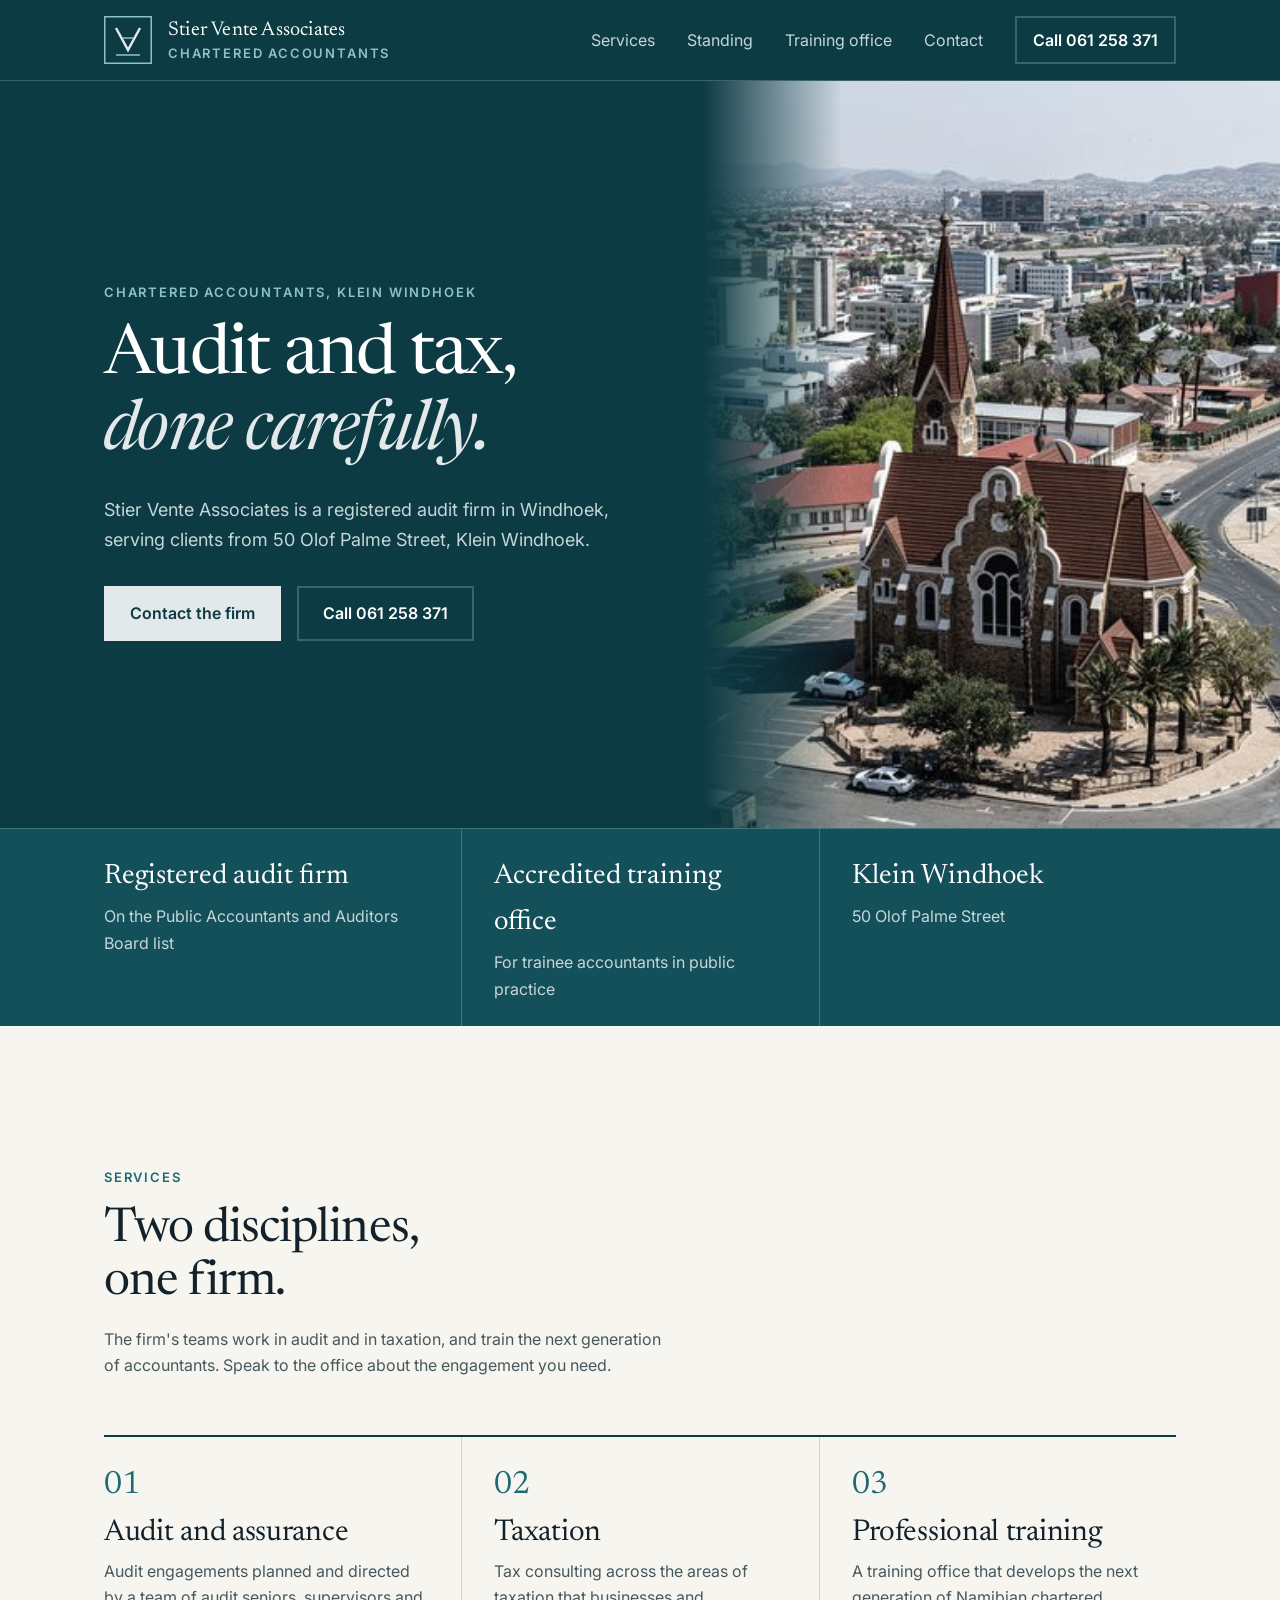
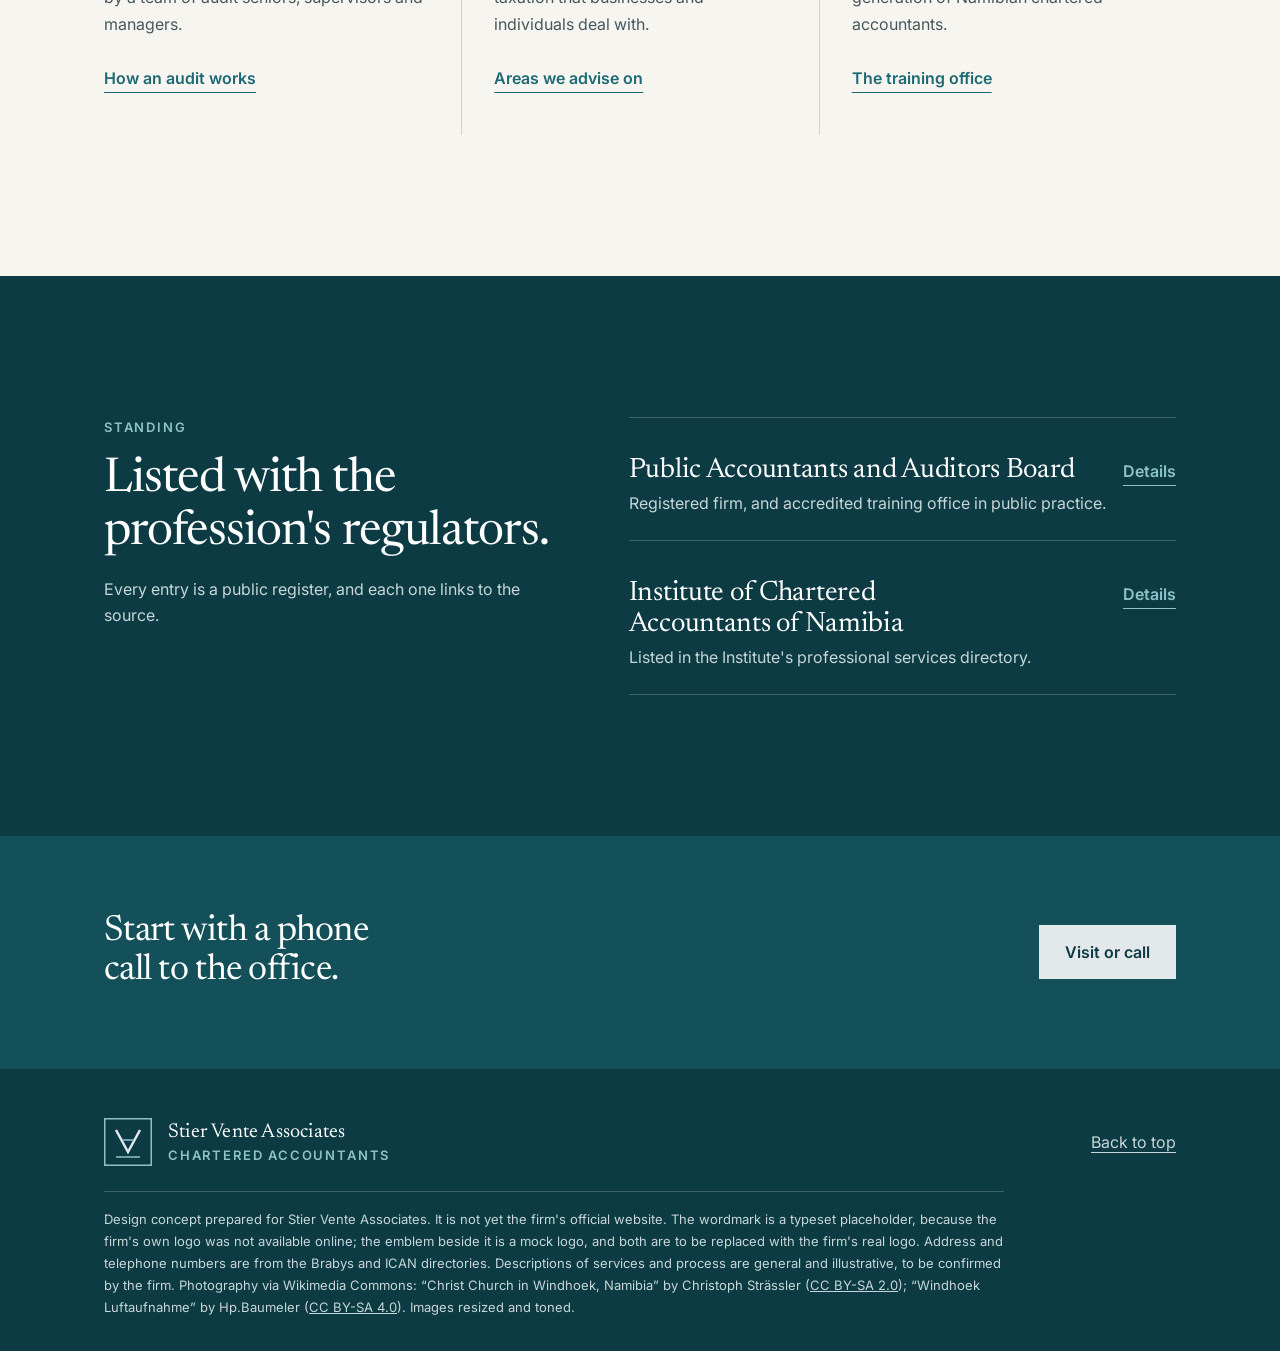
<file: index.html>
<!doctype html>
<html lang="en">
<head>
<meta charset="utf-8">
<meta name="viewport" content="width=device-width, initial-scale=1">
<meta name="robots" content="noindex, nofollow">
<title>Stier Vente Associates | Chartered Accountants, Windhoek</title>
<meta name="description" content="Stier Vente Associates Chartered Accountants: audit, tax and an accredited training office, at 50 Olof Palme Street, Klein Windhoek.">
<meta name="theme-color" content="#0d3b44">
<link rel="icon" type="image/svg+xml" href="assets/favicon.svg">
<link rel="preconnect" href="https://fonts.googleapis.com">
<link rel="preconnect" href="https://fonts.gstatic.com" crossorigin>
<link href="https://fonts.googleapis.com/css2?family=Newsreader:ital,opsz,wght@0,6..72,400;0,6..72,500;1,6..72,400&family=Inter:wght@400;500;600&display=swap" rel="stylesheet">
<link rel="stylesheet" href="assets/site.css">
</head>
<body>
<a class="skip" href="#main">Skip to content</a>

<header id="hdr">
  <div class="wrap nav">
    <a href="index.html" class="mark" aria-label="Stier Vente Associates, home">
      <img class="logo" src="assets/logo.svg" width="48" height="48" alt="">
      <span class="nm">Stier Vente Associates<small>Chartered Accountants</small></span>
    </a>
    <nav class="links" id="links" aria-label="Main">
      <a href="services.html">Services</a><a href="standing.html">Standing</a><a href="training.html">Training office</a><a href="contact.html">Contact</a>
      <a href="tel:+26461258371" class="btn">Call 061 258 371</a>
    </nav>
    <button id="burger" aria-label="Menu" aria-expanded="false" aria-controls="links"><i></i><i></i></button>
  </div>
</header>

<main id="main">

<section class="hero dark" id="top">
  <div class="copy">
    <p class="eyebrow">Chartered Accountants, Klein Windhoek</p>
    <h1>Audit and tax, <em>done carefully.</em></h1>
    <p class="lead">Stier Vente Associates is a registered audit firm in Windhoek, serving clients from 50 Olof Palme Street, Klein Windhoek.</p>
    <div class="cta">
      <a href="contact.html" class="btn fill">Contact the firm</a>
      <a href="tel:+26461258371" class="btn ghost">Call 061 258 371</a>
    </div>
  </div>
  <div class="pic"><img src="assets/hero.jpg" srcset="assets/hero-800.jpg 800w, assets/hero-1400.jpg 1400w, assets/hero-2000.jpg 2000w" sizes="(max-width: 900px) 100vw, 45vw" width="2200" height="1238" fetchpriority="high" alt="Aerial view of the Christuskirche and central Windhoek"></div>
</section>

<section class="facts" aria-label="At a glance">
  <div class="wrap">
    <ul>
      <li><b>Registered audit firm</b>On the Public Accountants and Auditors Board list</li>
      <li><b>Accredited training office</b>For trainee accountants in public practice</li>
      <li><b>Klein Windhoek</b>50 Olof Palme Street</li>
    </ul>
  </div>
</section>

<section class="services">
  <div class="wrap">
    <p class="eyebrow">Services</p>
    <h2>Two disciplines, one firm.</h2>
    <p class="sub">The firm's teams work in audit and in taxation, and train the next generation of accountants. Speak to the office about the engagement you need.</p>
    <div class="svc">
      <article><span class="n">01</span><h3><a href="services.html#audit">Audit and assurance</a></h3><p>Audit engagements planned and directed by a team of audit seniors, supervisors and managers.</p><a class="more" href="services.html#audit">How an audit works</a></article>
      <article><span class="n">02</span><h3><a href="services.html#tax">Taxation</a></h3><p>Tax consulting across the areas of taxation that businesses and individuals deal with.</p><a class="more" href="services.html#tax">Areas we advise on</a></article>
      <article><span class="n">03</span><h3><a href="training.html">Professional training</a></h3><p>A training office that develops the next generation of Namibian chartered accountants.</p><a class="more" href="training.html">The training office</a></article>
    </div>
  </div>
</section>

<section class="reg dark">
  <div class="wrap grid">
    <div>
      <p class="eyebrow">Standing</p>
      <h2>Listed with the profession's regulators.</h2>
      <p class="lede">Every entry is a public register, and each one links to the source.</p>
    </div>
    <ul>
      <li><div><h3>Public Accountants and Auditors Board</h3><p>Registered firm, and accredited training office in public practice.</p></div><a href="standing.html">Details</a></li>
      <li><div><h3>Institute of Chartered Accountants of Namibia</h3><p>Listed in the Institute's professional services directory.</p></div><a href="standing.html">Details</a></li>
    </ul>
  </div>
</section>

<section class="band dark">
  <div class="wrap">
    <h2>Start with a phone call to the office.</h2>
    <a href="contact.html" class="btn fill">Visit or call</a>
  </div>
</section>

</main>

<footer>
  <div class="wrap">
    <div class="fb">
      <span class="mark"><img class="logo" src="assets/logo.svg" width="48" height="48" alt=""><span class="nm">Stier Vente Associates<small>Chartered Accountants</small></span></span>
      <a class="top" href="#top">Back to top</a>
    </div>
    <p class="credits">Design concept prepared for Stier Vente Associates. It is not yet the firm's official website. The wordmark is a typeset placeholder, because the firm's own logo was not available online; the emblem beside it is a mock logo, and both are to be replaced with the firm's real logo. Address and telephone numbers are from the Brabys and ICAN directories. Descriptions of services and process are general and illustrative, to be confirmed by the firm. Photography via Wikimedia Commons: &ldquo;Christ Church in Windhoek, Namibia&rdquo; by Christoph Str&auml;ssler (<a href="https://creativecommons.org/licenses/by-sa/2.0/" rel="noopener">CC BY-SA 2.0</a>); &ldquo;Windhoek Luftaufnahme&rdquo; by Hp.Baumeler (<a href="https://creativecommons.org/licenses/by-sa/4.0/" rel="noopener">CC BY-SA 4.0</a>). Images resized and toned.</p>
  </div>
</footer>
<script src="assets/site.js"></script>
</body>
</html>
</file>
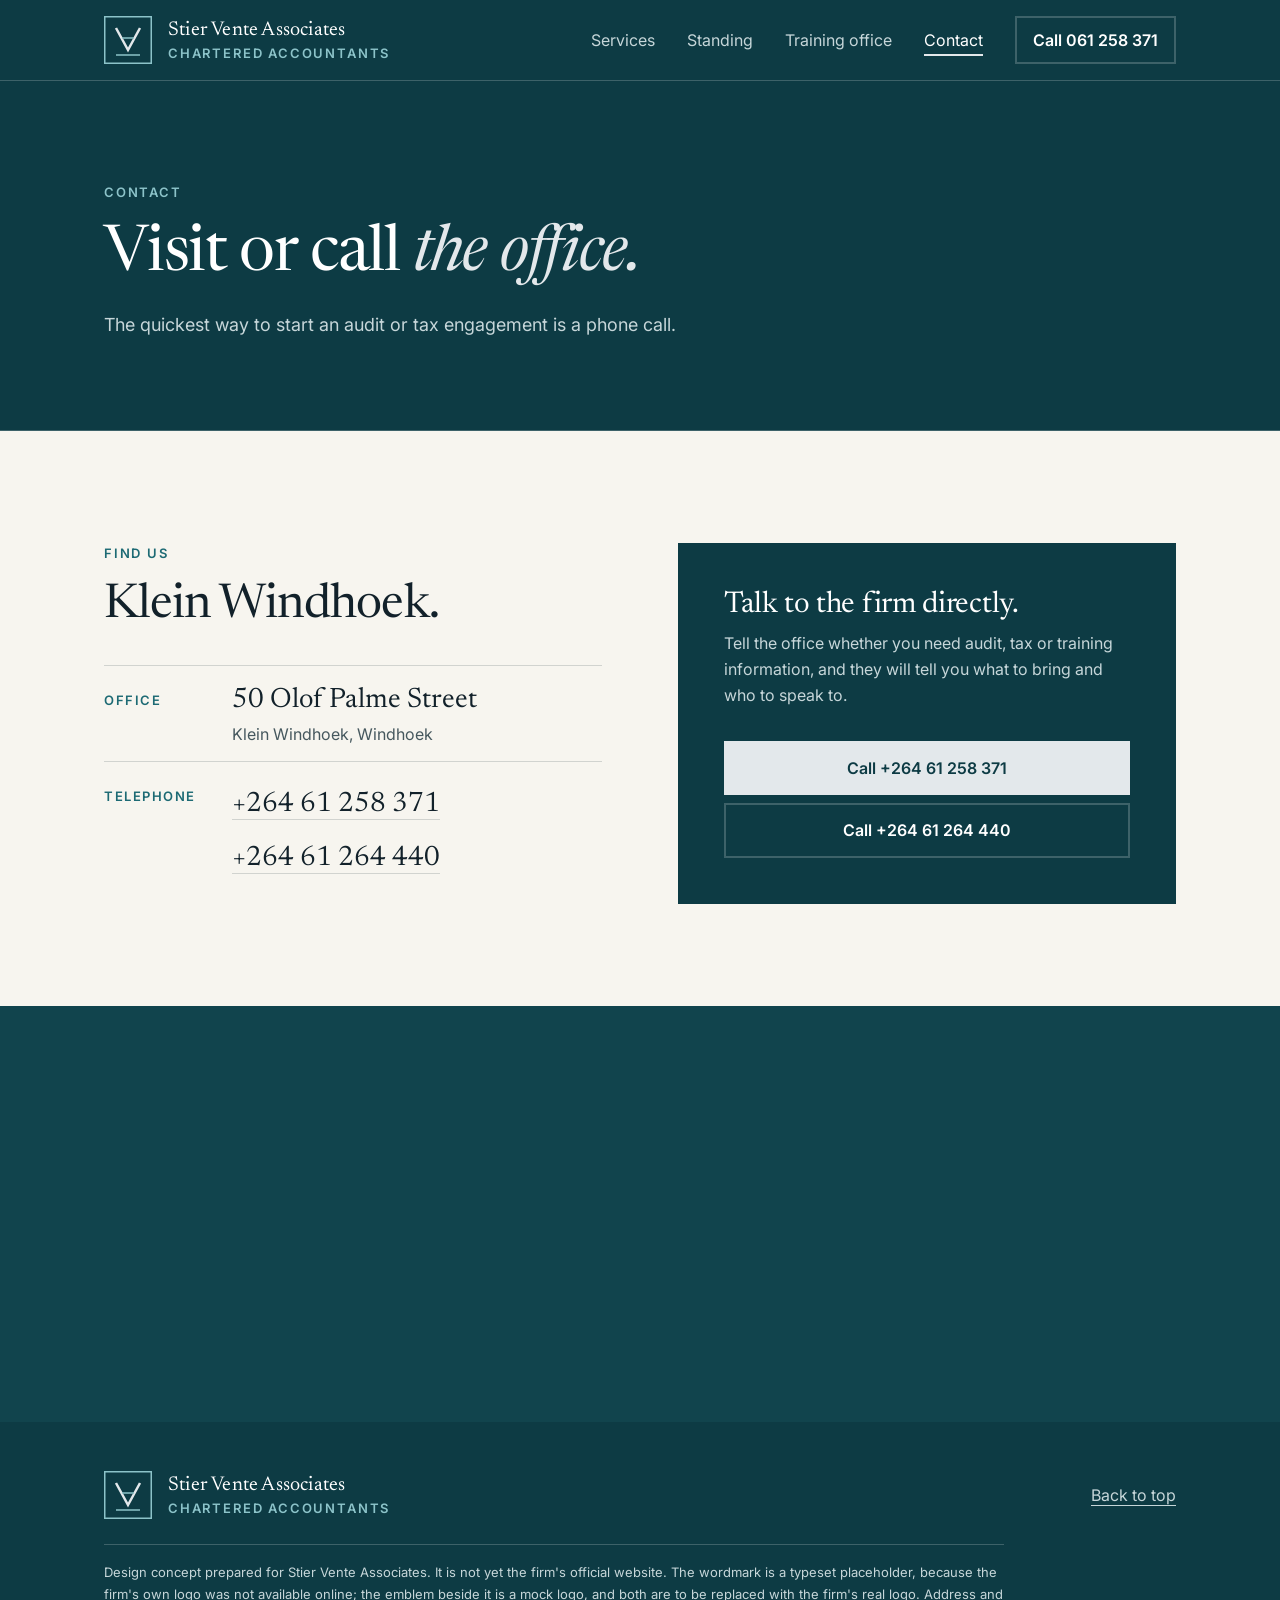
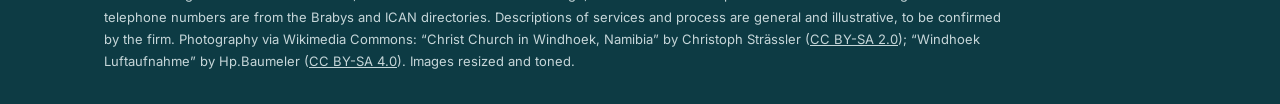
<file: contact.html>
<!doctype html>
<html lang="en">
<head>
<meta charset="utf-8">
<meta name="viewport" content="width=device-width, initial-scale=1">
<meta name="robots" content="noindex, nofollow">
<title>Contact | Stier Vente Associates</title>
<meta name="description" content="Visit or call Stier Vente Associates at 50 Olof Palme Street, Klein Windhoek. Telephone +264 61 258 371.">
<meta name="theme-color" content="#0d3b44">
<link rel="icon" type="image/svg+xml" href="assets/favicon.svg">
<link rel="preconnect" href="https://fonts.googleapis.com">
<link rel="preconnect" href="https://fonts.gstatic.com" crossorigin>
<link href="https://fonts.googleapis.com/css2?family=Newsreader:ital,opsz,wght@0,6..72,400;0,6..72,500;1,6..72,400&family=Inter:wght@400;500;600&display=swap" rel="stylesheet">
<link rel="stylesheet" href="assets/site.css">
</head>
<body>
<a class="skip" href="#main">Skip to content</a>

<header id="hdr">
  <div class="wrap nav">
    <a href="index.html" class="mark" aria-label="Stier Vente Associates, home">
      <img class="logo" src="assets/logo.svg" width="48" height="48" alt="">
      <span class="nm">Stier Vente Associates<small>Chartered Accountants</small></span>
    </a>
    <nav class="links" id="links" aria-label="Main">
      <a href="services.html">Services</a><a href="standing.html">Standing</a><a href="training.html">Training office</a><a href="contact.html" aria-current="page">Contact</a>
      <a href="tel:+26461258371" class="btn">Call 061 258 371</a>
    </nav>
    <button id="burger" aria-label="Menu" aria-expanded="false" aria-controls="links"><i></i><i></i></button>
  </div>
</header>

<main id="main">
<section class="phead dark" id="top">
  <div class="wrap">
    <p class="eyebrow">Contact</p>
    <h1>Visit or call <em>the office.</em></h1>
    <p class="lead">The quickest way to start an audit or tax engagement is a phone call.</p>
  </div>
</section>

<section class="contact" id="contact" style="padding-top:clamp(64px,9vw,112px)">
  <div class="wrap grid">
    <div>
      <p class="eyebrow">Find us</p>
      <h2>Klein Windhoek.</h2>
      <dl class="dl">
        <div><dt>Office</dt><dd>50 Olof Palme Street<small>Klein Windhoek, Windhoek</small></dd></div>
        <div><dt>Telephone</dt><dd><a href="tel:+26461258371">+264 61 258 371</a><br><a href="tel:+26461264440">+264 61 264 440</a></dd></div>
      </dl>
    </div>
    <div class="callbox">
      <h3>Talk to the firm directly.</h3>
      <p>Tell the office whether you need audit, tax or training information, and they will tell you what to bring and who to speak to.</p>
      <a class="btn fill" href="tel:+26461258371">Call +264 61 258 371</a>
      <a class="btn ghost" href="tel:+26461264440">Call +264 61 264 440</a>
    </div>
  </div>
  <div class="map"><iframe title="Map showing 50 Olof Palme Street, Klein Windhoek" width="1200" height="416" loading="lazy" referrerpolicy="no-referrer-when-downgrade" src="https://www.google.com/maps?q=50+Olof+Palme+Street,+Klein+Windhoek,+Namibia&z=16&output=embed"></iframe></div>
</section>

</main>

<footer>
  <div class="wrap">
    <div class="fb">
      <span class="mark"><img class="logo" src="assets/logo.svg" width="48" height="48" alt=""><span class="nm">Stier Vente Associates<small>Chartered Accountants</small></span></span>
      <a class="top" href="#top">Back to top</a>
    </div>
    <p class="credits">Design concept prepared for Stier Vente Associates. It is not yet the firm's official website. The wordmark is a typeset placeholder, because the firm's own logo was not available online; the emblem beside it is a mock logo, and both are to be replaced with the firm's real logo. Address and telephone numbers are from the Brabys and ICAN directories. Descriptions of services and process are general and illustrative, to be confirmed by the firm. Photography via Wikimedia Commons: &ldquo;Christ Church in Windhoek, Namibia&rdquo; by Christoph Str&auml;ssler (<a href="https://creativecommons.org/licenses/by-sa/2.0/" rel="noopener">CC BY-SA 2.0</a>); &ldquo;Windhoek Luftaufnahme&rdquo; by Hp.Baumeler (<a href="https://creativecommons.org/licenses/by-sa/4.0/" rel="noopener">CC BY-SA 4.0</a>). Images resized and toned.</p>
  </div>
</footer>
<script src="assets/site.js"></script>
</body>
</html>
</file>
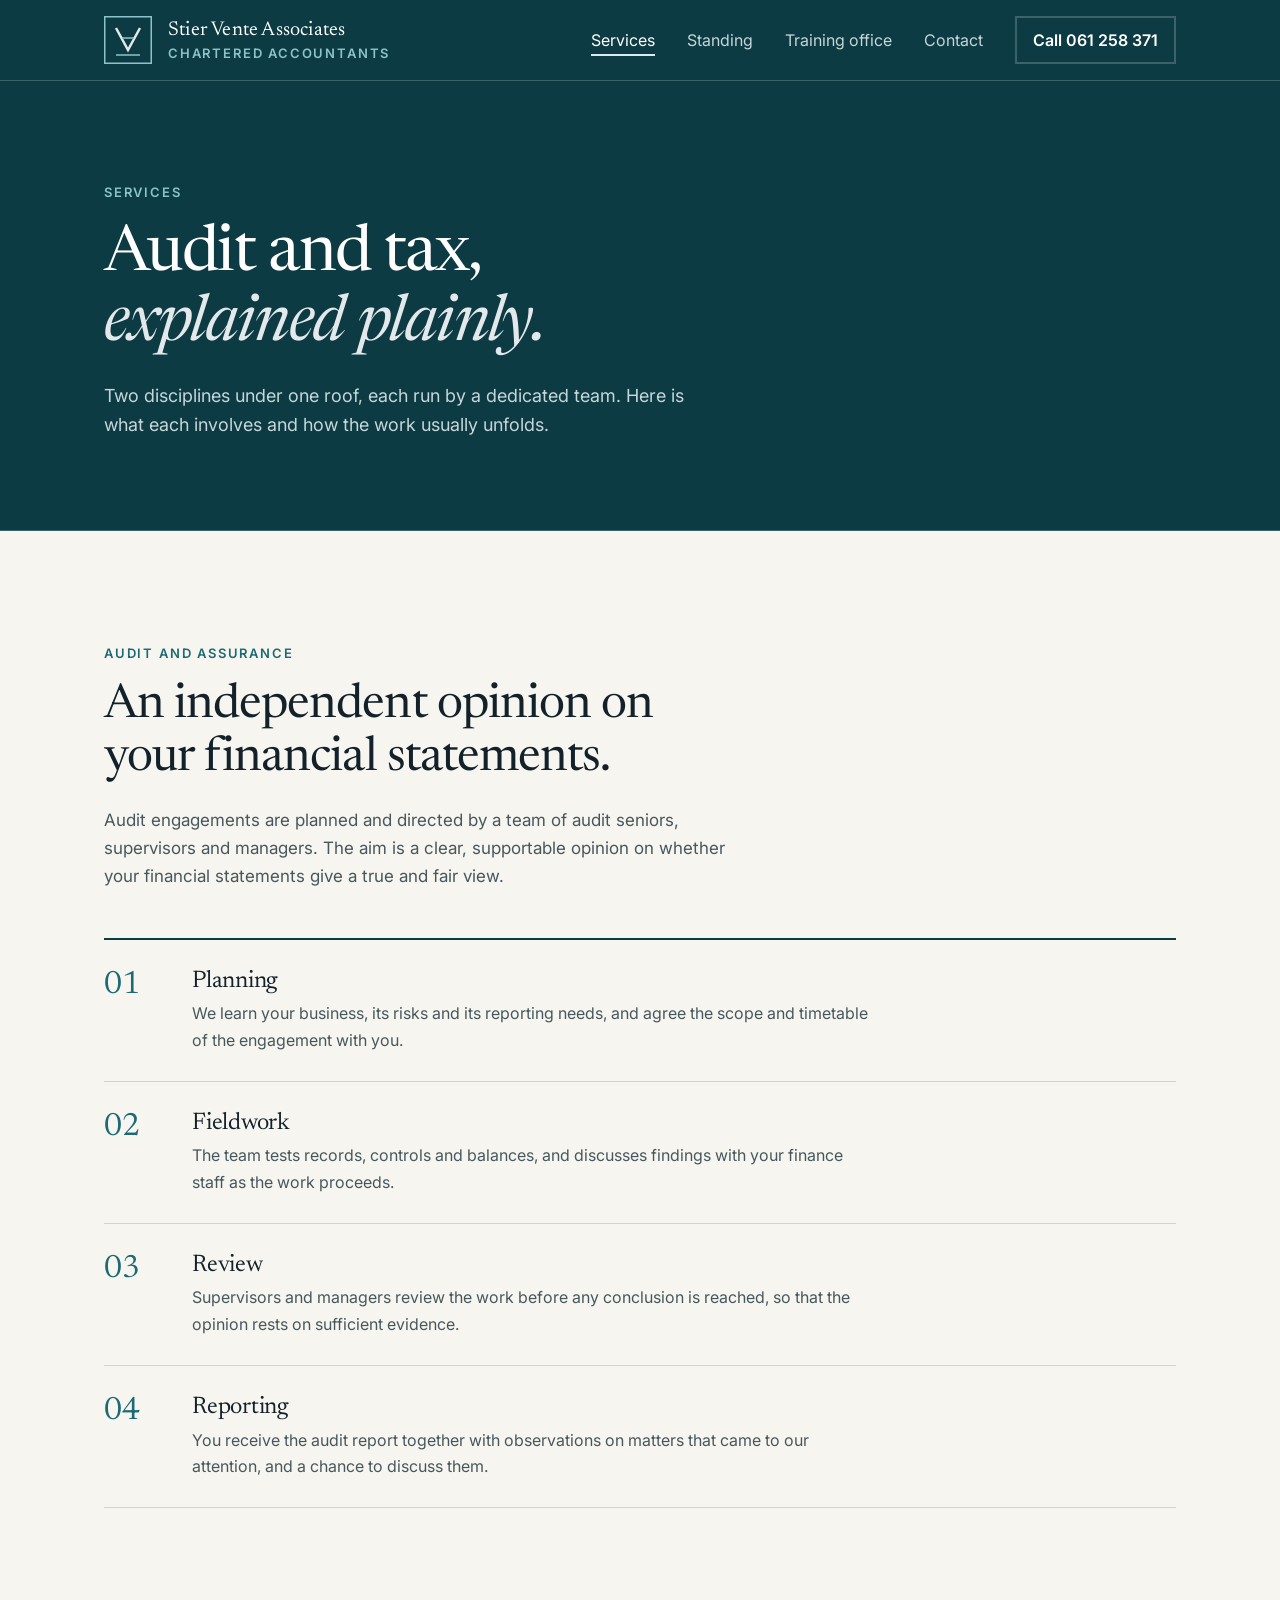
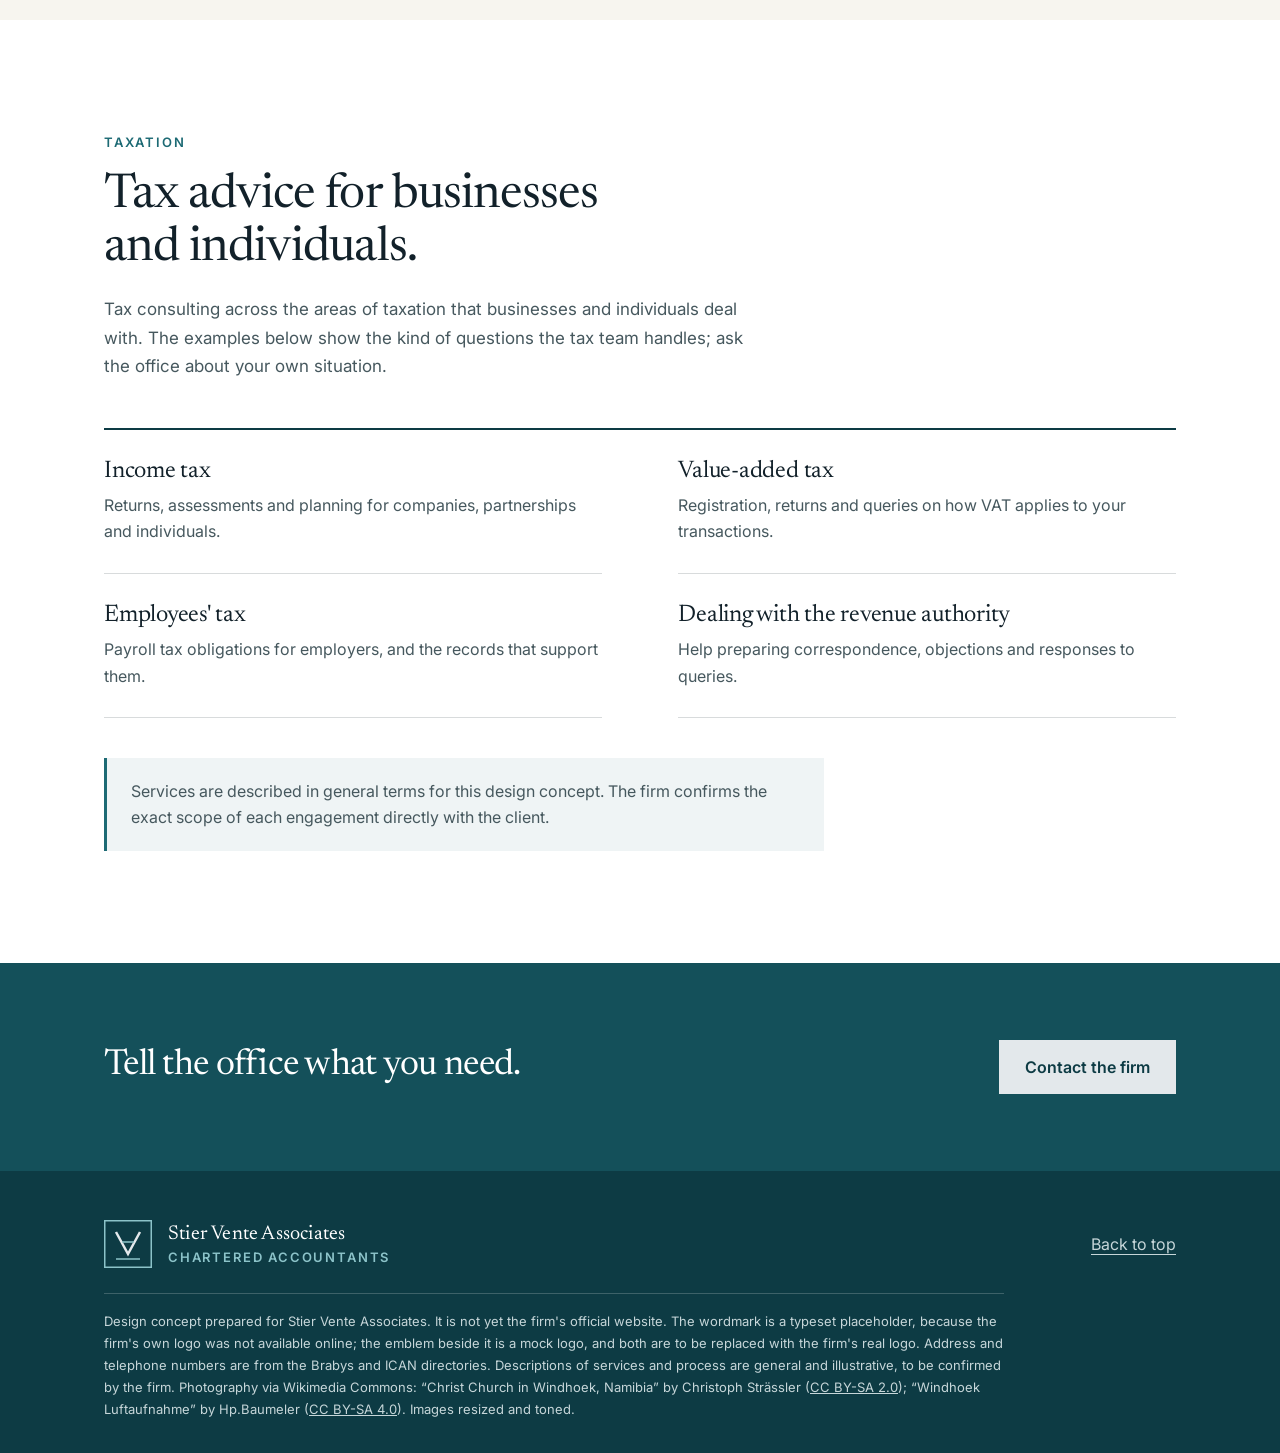
<file: services.html>
<!doctype html>
<html lang="en">
<head>
<meta charset="utf-8">
<meta name="viewport" content="width=device-width, initial-scale=1">
<meta name="robots" content="noindex, nofollow">
<title>Services | Stier Vente Associates</title>
<meta name="description" content="Audit, assurance and taxation services from Stier Vente Associates, Chartered Accountants, Klein Windhoek.">
<meta name="theme-color" content="#0d3b44">
<link rel="icon" type="image/svg+xml" href="assets/favicon.svg">
<link rel="preconnect" href="https://fonts.googleapis.com">
<link rel="preconnect" href="https://fonts.gstatic.com" crossorigin>
<link href="https://fonts.googleapis.com/css2?family=Newsreader:ital,opsz,wght@0,6..72,400;0,6..72,500;1,6..72,400&family=Inter:wght@400;500;600&display=swap" rel="stylesheet">
<link rel="stylesheet" href="assets/site.css">
</head>
<body>
<a class="skip" href="#main">Skip to content</a>

<header id="hdr">
  <div class="wrap nav">
    <a href="index.html" class="mark" aria-label="Stier Vente Associates, home">
      <img class="logo" src="assets/logo.svg" width="48" height="48" alt="">
      <span class="nm">Stier Vente Associates<small>Chartered Accountants</small></span>
    </a>
    <nav class="links" id="links" aria-label="Main">
      <a href="services.html" aria-current="page">Services</a><a href="standing.html">Standing</a><a href="training.html">Training office</a><a href="contact.html">Contact</a>
      <a href="tel:+26461258371" class="btn">Call 061 258 371</a>
    </nav>
    <button id="burger" aria-label="Menu" aria-expanded="false" aria-controls="links"><i></i><i></i></button>
  </div>
</header>

<main id="main">
<section class="phead dark" id="top">
  <div class="wrap">
    <p class="eyebrow">Services</p>
    <h1>Audit and tax, <em>explained plainly.</em></h1>
    <p class="lead">Two disciplines under one roof, each run by a dedicated team. Here is what each involves and how the work usually unfolds.</p>
  </div>
</section>

<section class="sec" id="audit">
  <div class="wrap">
    <p class="eyebrow">Audit and assurance</p>
    <h2>An independent opinion on your financial statements.</h2>
    <p class="intro">Audit engagements are planned and directed by a team of audit seniors, supervisors and managers. The aim is a clear, supportable opinion on whether your financial statements give a true and fair view.</p>
    <ol class="steps">
      <li><div><h3>Planning</h3><p>We learn your business, its risks and its reporting needs, and agree the scope and timetable of the engagement with you.</p></div></li>
      <li><div><h3>Fieldwork</h3><p>The team tests records, controls and balances, and discusses findings with your finance staff as the work proceeds.</p></div></li>
      <li><div><h3>Review</h3><p>Supervisors and managers review the work before any conclusion is reached, so that the opinion rests on sufficient evidence.</p></div></li>
      <li><div><h3>Reporting</h3><p>You receive the audit report together with observations on matters that came to our attention, and a chance to discuss them.</p></div></li>
    </ol>
  </div>
</section>

<section class="sec alt" id="tax">
  <div class="wrap">
    <p class="eyebrow">Taxation</p>
    <h2>Tax advice for businesses and individuals.</h2>
    <p class="intro">Tax consulting across the areas of taxation that businesses and individuals deal with. The examples below show the kind of questions the tax team handles; ask the office about your own situation.</p>
    <div class="cols">
      <article><h3>Income tax</h3><p>Returns, assessments and planning for companies, partnerships and individuals.</p></article>
      <article><h3>Value-added tax</h3><p>Registration, returns and queries on how VAT applies to your transactions.</p></article>
      <article><h3>Employees' tax</h3><p>Payroll tax obligations for employers, and the records that support them.</p></article>
      <article><h3>Dealing with the revenue authority</h3><p>Help preparing correspondence, objections and responses to queries.</p></article>
    </div>
    <p class="note">Services are described in general terms for this design concept. The firm confirms the exact scope of each engagement directly with the client.</p>
  </div>
</section>

<section class="band dark">
  <div class="wrap">
    <h2>Tell the office what you need.</h2>
    <a href="contact.html" class="btn fill">Contact the firm</a>
  </div>
</section>

</main>

<footer>
  <div class="wrap">
    <div class="fb">
      <span class="mark"><img class="logo" src="assets/logo.svg" width="48" height="48" alt=""><span class="nm">Stier Vente Associates<small>Chartered Accountants</small></span></span>
      <a class="top" href="#top">Back to top</a>
    </div>
    <p class="credits">Design concept prepared for Stier Vente Associates. It is not yet the firm's official website. The wordmark is a typeset placeholder, because the firm's own logo was not available online; the emblem beside it is a mock logo, and both are to be replaced with the firm's real logo. Address and telephone numbers are from the Brabys and ICAN directories. Descriptions of services and process are general and illustrative, to be confirmed by the firm. Photography via Wikimedia Commons: &ldquo;Christ Church in Windhoek, Namibia&rdquo; by Christoph Str&auml;ssler (<a href="https://creativecommons.org/licenses/by-sa/2.0/" rel="noopener">CC BY-SA 2.0</a>); &ldquo;Windhoek Luftaufnahme&rdquo; by Hp.Baumeler (<a href="https://creativecommons.org/licenses/by-sa/4.0/" rel="noopener">CC BY-SA 4.0</a>). Images resized and toned.</p>
  </div>
</footer>
<script src="assets/site.js"></script>
</body>
</html>
</file>
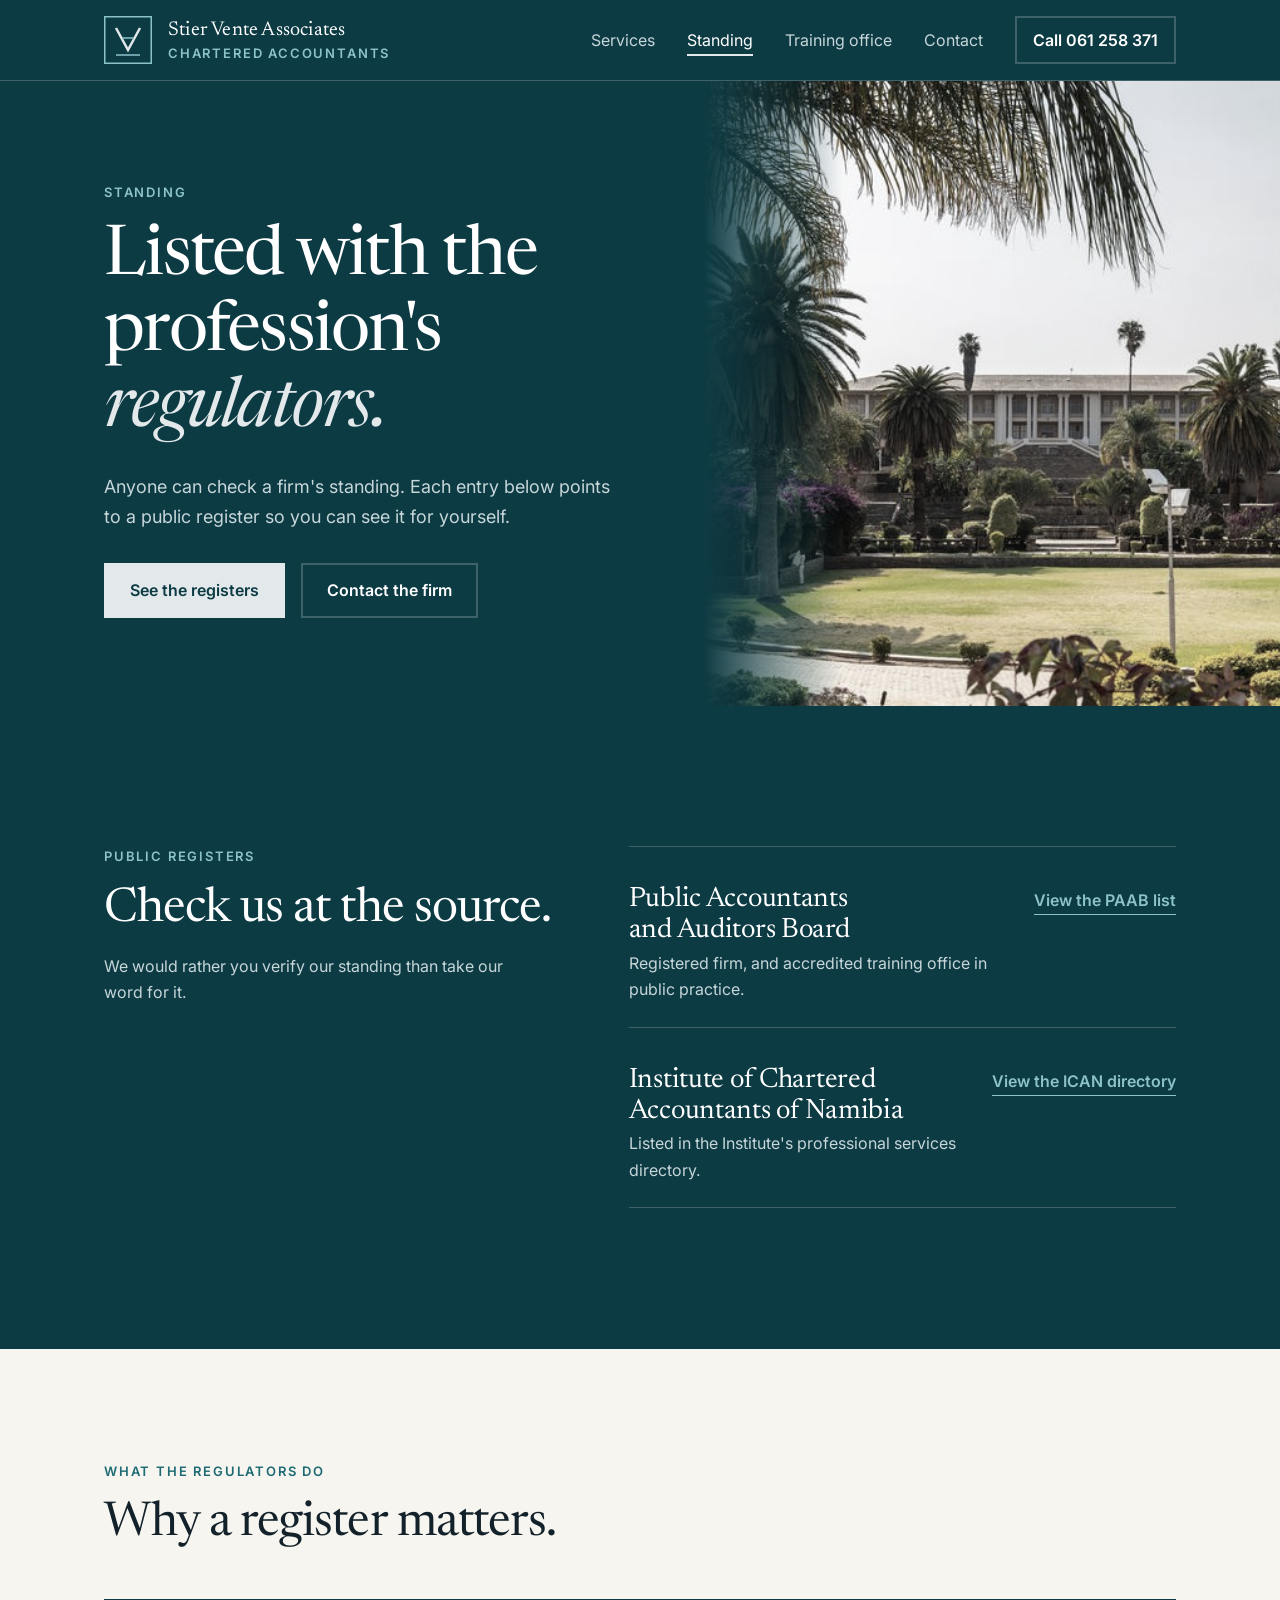
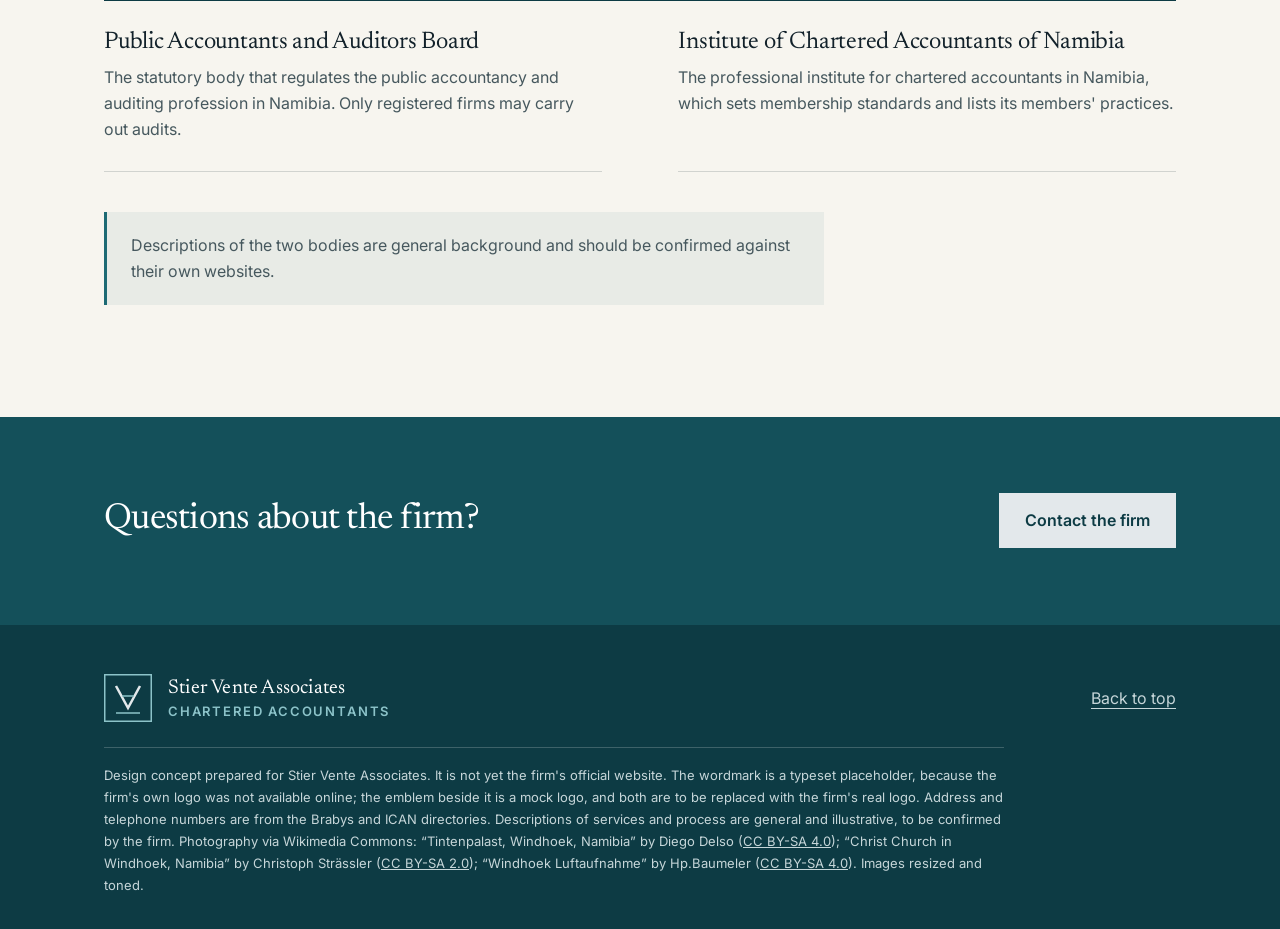
<file: standing.html>
<!doctype html>
<html lang="en">
<head>
<meta charset="utf-8">
<meta name="viewport" content="width=device-width, initial-scale=1">
<meta name="robots" content="noindex, nofollow">
<title>Standing | Stier Vente Associates</title>
<meta name="description" content="Stier Vente Associates is listed with the Public Accountants and Auditors Board and the Institute of Chartered Accountants of Namibia.">
<meta name="theme-color" content="#0d3b44">
<link rel="icon" type="image/svg+xml" href="assets/favicon.svg">
<link rel="preconnect" href="https://fonts.googleapis.com">
<link rel="preconnect" href="https://fonts.gstatic.com" crossorigin>
<link href="https://fonts.googleapis.com/css2?family=Newsreader:ital,opsz,wght@0,6..72,400;0,6..72,500;1,6..72,400&family=Inter:wght@400;500;600&display=swap" rel="stylesheet">
<link rel="stylesheet" href="assets/site.css">
</head>
<body>
<a class="skip" href="#main">Skip to content</a>

<header id="hdr">
  <div class="wrap nav">
    <a href="index.html" class="mark" aria-label="Stier Vente Associates, home">
      <img class="logo" src="assets/logo.svg" width="48" height="48" alt="">
      <span class="nm">Stier Vente Associates<small>Chartered Accountants</small></span>
    </a>
    <nav class="links" id="links" aria-label="Main">
      <a href="services.html">Services</a><a href="standing.html" aria-current="page">Standing</a><a href="training.html">Training office</a><a href="contact.html">Contact</a>
      <a href="tel:+26461258371" class="btn">Call 061 258 371</a>
    </nav>
    <button id="burger" aria-label="Menu" aria-expanded="false" aria-controls="links"><i></i><i></i></button>
  </div>
</header>

<main id="main">
<section class="hero short dark" id="top">
  <div class="copy">
    <p class="eyebrow">Standing</p>
    <h1>Listed with the profession's <em>regulators.</em></h1>
    <p class="lead">Anyone can check a firm's standing. Each entry below points to a public register so you can see it for yourself.</p>
    <div class="cta">
      <a href="#registers" class="btn fill">See the registers</a>
      <a href="contact.html" class="btn ghost">Contact the firm</a>
    </div>
  </div>
  <div class="pic"><img src="assets/tintenpalast-1400.jpg" srcset="assets/tintenpalast-800.jpg 800w, assets/tintenpalast-1400.jpg 1400w, assets/tintenpalast-2000.jpg 2000w" sizes="(max-width: 900px) 100vw, 45vw" width="2000" height="1248" fetchpriority="high" alt="The Tintenpalast, Namibia's parliament building, seen across its gardens in Windhoek"></div>
</section>

<section class="reg dark" id="registers">
  <div class="wrap grid">
    <div>
      <p class="eyebrow">Public registers</p>
      <h2>Check us at the source.</h2>
      <p class="lede">We would rather you verify our standing than take our word for it.</p>
    </div>
    <ul>
      <li><div><h3>Public Accountants and Auditors Board</h3><p>Registered firm, and accredited training office in public practice.</p></div><a href="https://paab.com.na/page/training-offices" rel="noopener">View the PAAB list</a></li>
      <li><div><h3>Institute of Chartered Accountants of Namibia</h3><p>Listed in the Institute's professional services directory.</p></div><a href="https://ican.com.na/professional-services/" rel="noopener">View the ICAN directory</a></li>
    </ul>
  </div>
</section>

<section class="sec">
  <div class="wrap">
    <p class="eyebrow">What the regulators do</p>
    <h2>Why a register matters.</h2>
    <div class="cols">
      <article><h3>Public Accountants and Auditors Board</h3><p>The statutory body that regulates the public accountancy and auditing profession in Namibia. Only registered firms may carry out audits.</p></article>
      <article><h3>Institute of Chartered Accountants of Namibia</h3><p>The professional institute for chartered accountants in Namibia, which sets membership standards and lists its members' practices.</p></article>
    </div>
    <p class="note">Descriptions of the two bodies are general background and should be confirmed against their own websites.</p>
  </div>
</section>

<section class="band dark">
  <div class="wrap">
    <h2>Questions about the firm?</h2>
    <a href="contact.html" class="btn fill">Contact the firm</a>
  </div>
</section>

</main>

<footer>
  <div class="wrap">
    <div class="fb">
      <span class="mark"><img class="logo" src="assets/logo.svg" width="48" height="48" alt=""><span class="nm">Stier Vente Associates<small>Chartered Accountants</small></span></span>
      <a class="top" href="#top">Back to top</a>
    </div>
    <p class="credits">Design concept prepared for Stier Vente Associates. It is not yet the firm's official website. The wordmark is a typeset placeholder, because the firm's own logo was not available online; the emblem beside it is a mock logo, and both are to be replaced with the firm's real logo. Address and telephone numbers are from the Brabys and ICAN directories. Descriptions of services and process are general and illustrative, to be confirmed by the firm. Photography via Wikimedia Commons: &ldquo;Tintenpalast, Windhoek, Namibia&rdquo; by Diego Delso (<a href="https://creativecommons.org/licenses/by-sa/4.0/" rel="noopener">CC BY-SA 4.0</a>); &ldquo;Christ Church in Windhoek, Namibia&rdquo; by Christoph Str&auml;ssler (<a href="https://creativecommons.org/licenses/by-sa/2.0/" rel="noopener">CC BY-SA 2.0</a>); &ldquo;Windhoek Luftaufnahme&rdquo; by Hp.Baumeler (<a href="https://creativecommons.org/licenses/by-sa/4.0/" rel="noopener">CC BY-SA 4.0</a>). Images resized and toned.</p>
  </div>
</footer>
<script src="assets/site.js"></script>
</body>
</html>
</file>
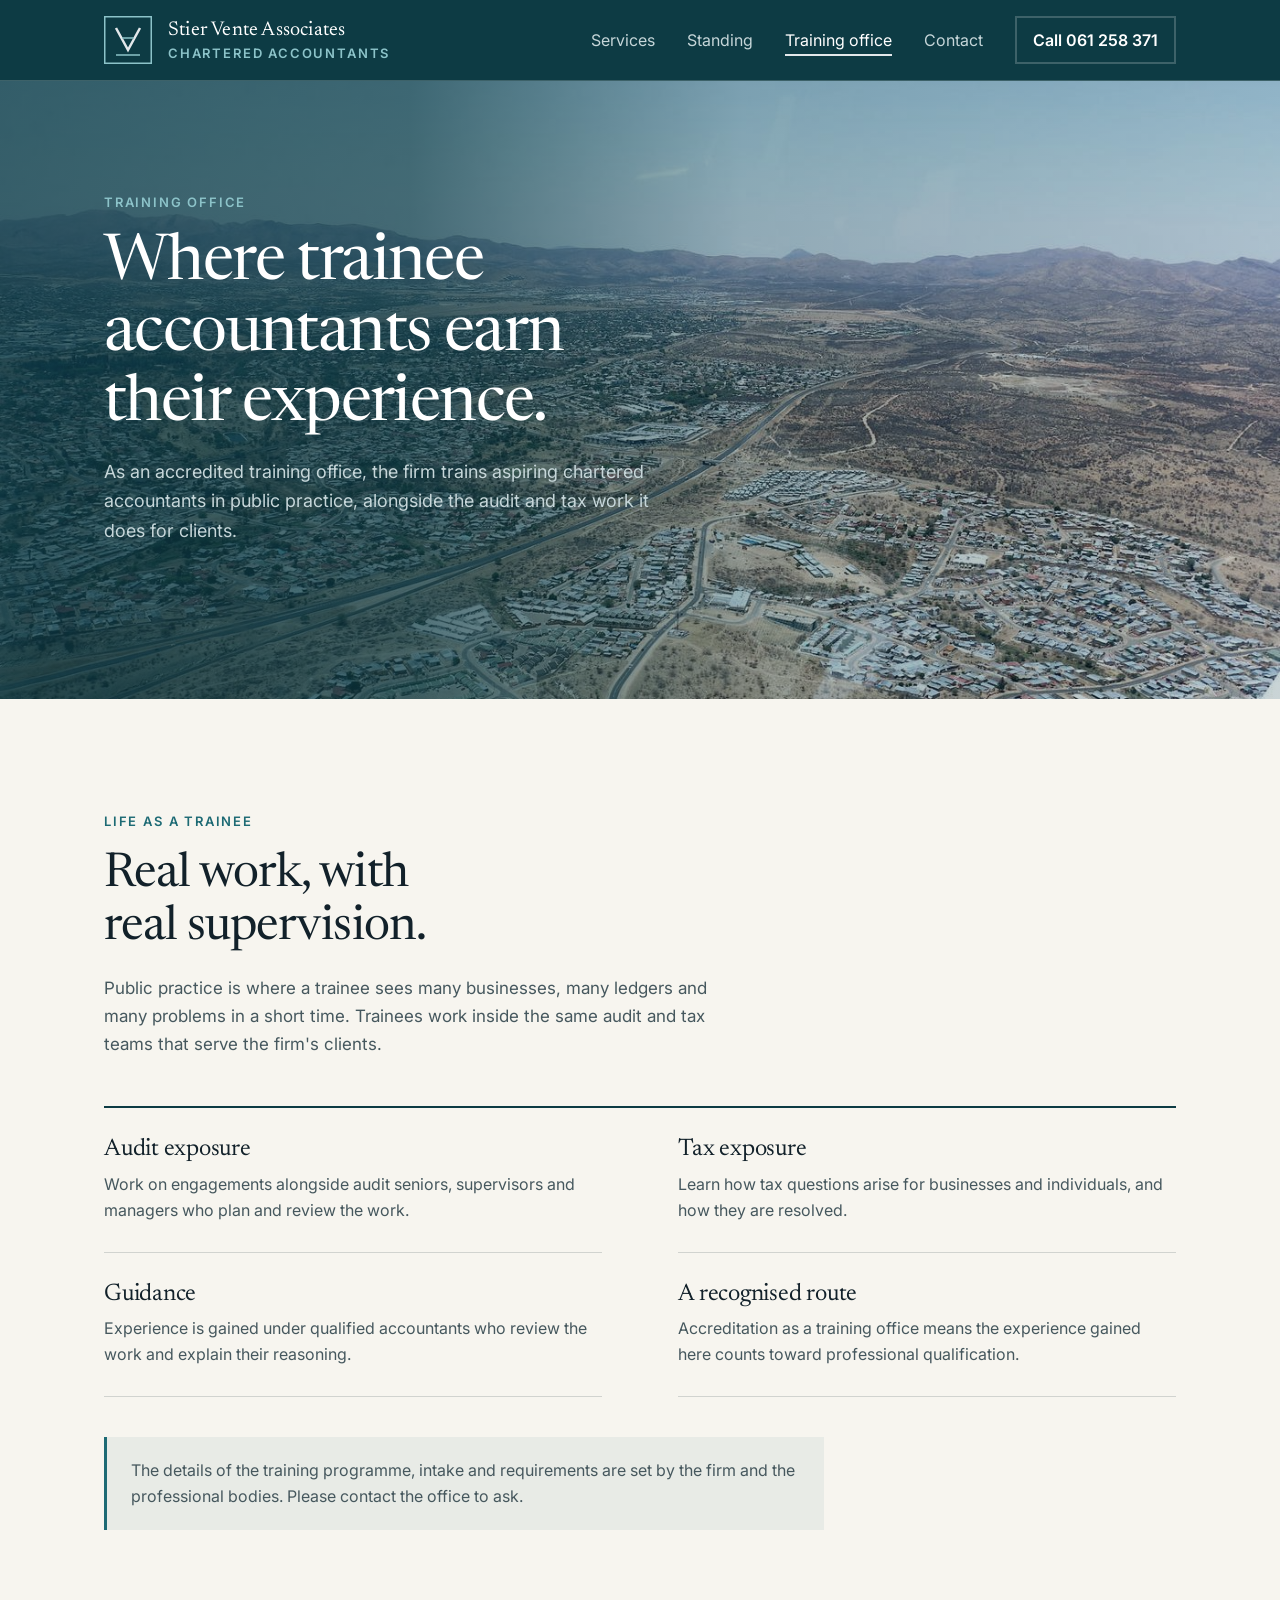
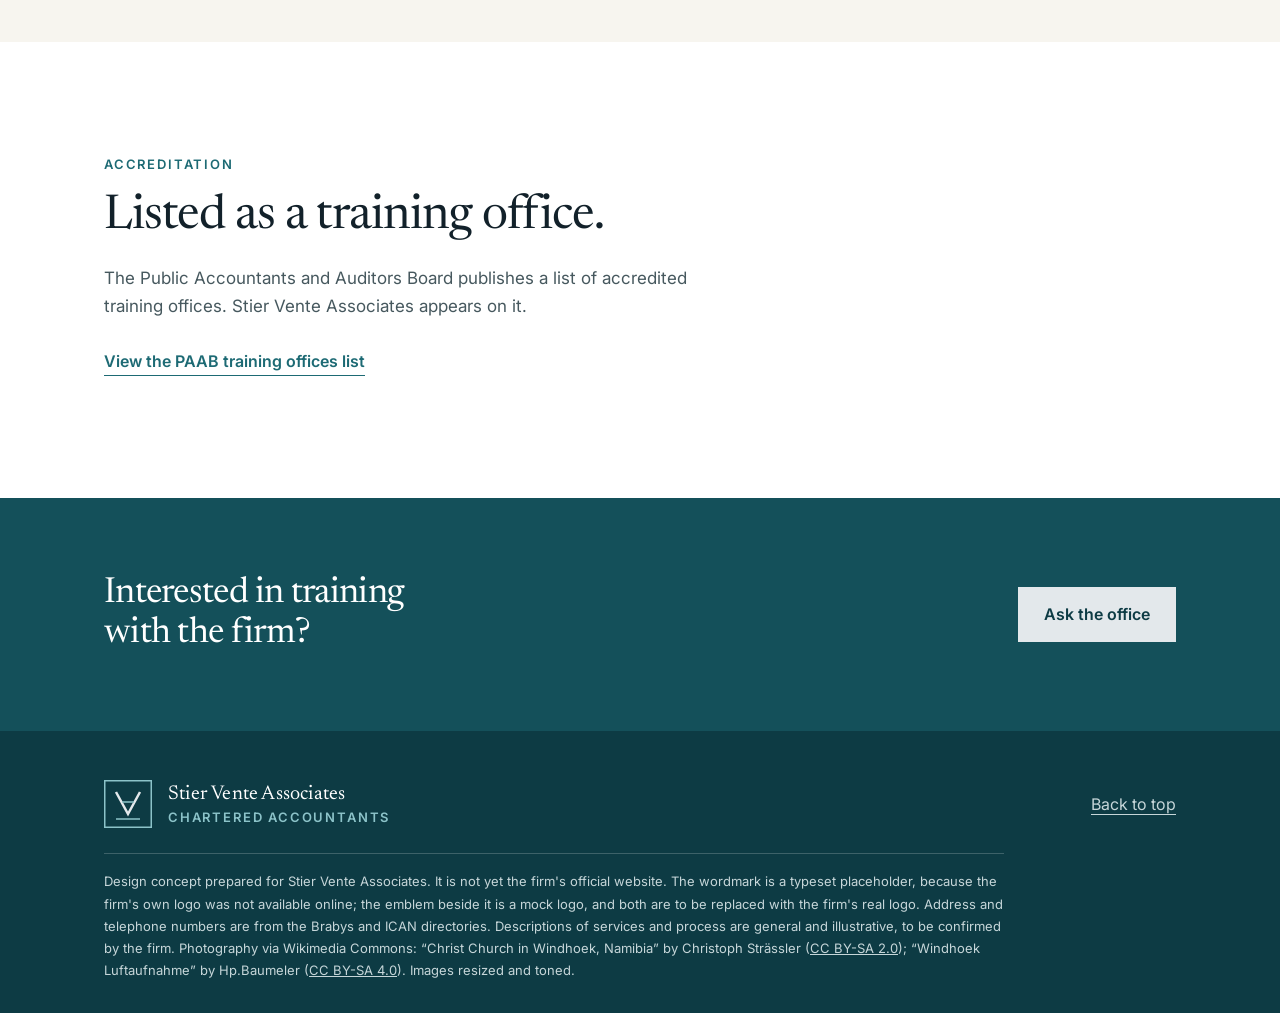
<file: training.html>
<!doctype html>
<html lang="en">
<head>
<meta charset="utf-8">
<meta name="viewport" content="width=device-width, initial-scale=1">
<meta name="robots" content="noindex, nofollow">
<title>Training office | Stier Vente Associates</title>
<meta name="description" content="Stier Vente Associates is an accredited training office for trainee accountants in public practice, Windhoek.">
<meta name="theme-color" content="#0d3b44">
<link rel="icon" type="image/svg+xml" href="assets/favicon.svg">
<link rel="preconnect" href="https://fonts.googleapis.com">
<link rel="preconnect" href="https://fonts.gstatic.com" crossorigin>
<link href="https://fonts.googleapis.com/css2?family=Newsreader:ital,opsz,wght@0,6..72,400;0,6..72,500;1,6..72,400&family=Inter:wght@400;500;600&display=swap" rel="stylesheet">
<link rel="stylesheet" href="assets/site.css">
</head>
<body>
<a class="skip" href="#main">Skip to content</a>

<header id="hdr">
  <div class="wrap nav">
    <a href="index.html" class="mark" aria-label="Stier Vente Associates, home">
      <img class="logo" src="assets/logo.svg" width="48" height="48" alt="">
      <span class="nm">Stier Vente Associates<small>Chartered Accountants</small></span>
    </a>
    <nav class="links" id="links" aria-label="Main">
      <a href="services.html">Services</a><a href="standing.html">Standing</a><a href="training.html" aria-current="page">Training office</a><a href="contact.html">Contact</a>
      <a href="tel:+26461258371" class="btn">Call 061 258 371</a>
    </nav>
    <button id="burger" aria-label="Menu" aria-expanded="false" aria-controls="links"><i></i><i></i></button>
  </div>
</header>

<main id="main">

<section class="train dark pad-top" id="top">
  <img src="assets/windhoek.jpg" srcset="assets/windhoek-800.jpg 800w, assets/windhoek-1400.jpg 1400w, assets/windhoek.jpg 1920w" sizes="100vw" width="1920" height="1080" alt="Windhoek seen from the air, with the Khomas highlands beyond">
  <div class="wrap">
    <p class="eyebrow">Training office</p>
    <h1>Where trainee accountants earn their experience.</h1>
    <p class="t">As an accredited training office, the firm trains aspiring chartered accountants in public practice, alongside the audit and tax work it does for clients.</p>
  </div>
</section>

<section class="sec">
  <div class="wrap">
    <p class="eyebrow">Life as a trainee</p>
    <h2>Real work, with real supervision.</h2>
    <p class="intro">Public practice is where a trainee sees many businesses, many ledgers and many problems in a short time. Trainees work inside the same audit and tax teams that serve the firm's clients.</p>
    <div class="cols">
      <article><h3>Audit exposure</h3><p>Work on engagements alongside audit seniors, supervisors and managers who plan and review the work.</p></article>
      <article><h3>Tax exposure</h3><p>Learn how tax questions arise for businesses and individuals, and how they are resolved.</p></article>
      <article><h3>Guidance</h3><p>Experience is gained under qualified accountants who review the work and explain their reasoning.</p></article>
      <article><h3>A recognised route</h3><p>Accreditation as a training office means the experience gained here counts toward professional qualification.</p></article>
    </div>
    <p class="note">The details of the training programme, intake and requirements are set by the firm and the professional bodies. Please contact the office to ask.</p>
  </div>
</section>

<section class="sec alt">
  <div class="wrap">
    <p class="eyebrow">Accreditation</p>
    <h2>Listed as a training office.</h2>
    <p class="intro">The Public Accountants and Auditors Board publishes a list of accredited training offices. Stier Vente Associates appears on it.</p>
    <a class="more" href="https://paab.com.na/page/training-offices" rel="noopener">View the PAAB training offices list</a>
  </div>
</section>

<section class="band dark">
  <div class="wrap">
    <h2>Interested in training with the firm?</h2>
    <a href="contact.html" class="btn fill">Ask the office</a>
  </div>
</section>

</main>

<footer>
  <div class="wrap">
    <div class="fb">
      <span class="mark"><img class="logo" src="assets/logo.svg" width="48" height="48" alt=""><span class="nm">Stier Vente Associates<small>Chartered Accountants</small></span></span>
      <a class="top" href="#top">Back to top</a>
    </div>
    <p class="credits">Design concept prepared for Stier Vente Associates. It is not yet the firm's official website. The wordmark is a typeset placeholder, because the firm's own logo was not available online; the emblem beside it is a mock logo, and both are to be replaced with the firm's real logo. Address and telephone numbers are from the Brabys and ICAN directories. Descriptions of services and process are general and illustrative, to be confirmed by the firm. Photography via Wikimedia Commons: &ldquo;Christ Church in Windhoek, Namibia&rdquo; by Christoph Str&auml;ssler (<a href="https://creativecommons.org/licenses/by-sa/2.0/" rel="noopener">CC BY-SA 2.0</a>); &ldquo;Windhoek Luftaufnahme&rdquo; by Hp.Baumeler (<a href="https://creativecommons.org/licenses/by-sa/4.0/" rel="noopener">CC BY-SA 4.0</a>). Images resized and toned.</p>
  </div>
</footer>
<script src="assets/site.js"></script>
</body>
</html>
</file>
<file: assets/site.css>
:root{
  /* Deep teal and silver on ivory: the quiet register of an audit practice. (Variable names kept from the first palette.) */
  --green:#0d3b44; --green-2:#14505a; --green-mid:#1d6a74; --green-soft:#8cc3c9;
  --brass:#e3e8eb; --ivory:#f7f5ef; --white:#fff; --ink:#12212a; --slate:#46585e;
  --line:rgba(255,255,255,.2); --line-d:rgba(18,33,42,.16); --mute:#c6d6d9;
  --serif:"Newsreader",Georgia,"Times New Roman",serif;
  --sans:"Inter",system-ui,-apple-system,"Segoe UI",sans-serif;
  --pad:clamp(24px,5vw,72px); --max:1200px;
}
*{box-sizing:border-box;margin:0;padding:0}
html{scroll-behavior:smooth;-webkit-text-size-adjust:100%;scroll-padding-top:96px}
body{font-family:var(--sans);background:var(--ivory);color:var(--ink);line-height:1.65;font-size:16px;overflow-x:hidden;-webkit-font-smoothing:antialiased}
img{display:block;max-width:100%}
a{color:inherit;text-decoration:none}
button{font:inherit;color:inherit;background:none;border:0;cursor:pointer}
::selection{background:var(--brass);color:var(--green)}
:focus-visible{outline:3px solid var(--ink);outline-offset:3px}
header :focus-visible,
.hero :focus-visible,
.facts :focus-visible,
.dark :focus-visible,
.callbox :focus-visible,
footer :focus-visible{outline-color:var(--brass)}
.wrap{max-width:var(--max);margin:0 auto;padding:0 var(--pad)}
h1,h2,h3{font-family:var(--serif);font-weight:400;line-height:1.1;text-wrap:balance}
h1{letter-spacing:-.025em}
h2{font-size:clamp(2rem,4vw,3rem);letter-spacing:-.02em}
h3{font-size:1.875rem;letter-spacing:-.01em}
.eyebrow{font-size:.8125rem;letter-spacing:.14em;text-transform:uppercase;font-weight:600;color:var(--green-mid)}
.dark .eyebrow{color:var(--green-soft)}
.skip{position:absolute;left:-999px;top:0;background:var(--white);color:var(--green);padding:12px 16px;z-index:300}
.skip:focus{left:16px;top:16px}
.btn{display:inline-flex;align-items:center;justify-content:center;min-height:48px;padding:12px 24px;font-weight:600;font-size:1rem;border:2px solid var(--line);transition:background .25s,color .25s,border-color .25s}
.btn.fill{background:var(--brass);color:var(--green);border-color:var(--brass)}
.btn.fill:hover{background:var(--white);border-color:var(--white)}
.btn.ghost{color:var(--white);border-color:var(--line)}
.btn.ghost:hover{background:var(--white);color:var(--green);border-color:var(--white)}
.btn:active{transform:translateY(1px)}

/* wordmark: set in type, a placeholder until the firm supplies its own logo */
.mark{display:flex;align-items:center;gap:16px;min-width:0}
.mono{flex:none;width:48px;height:48px;display:grid;place-items:center;border:1.5px solid var(--green-soft);color:var(--green-soft);font-family:var(--serif);font-size:1.25rem;letter-spacing:.04em}
.logo{flex:none;width:48px;height:48px}
.mark .nm{font-family:var(--serif);color:var(--white);font-size:1.25rem;line-height:1.1;letter-spacing:.01em}
.mark .nm small{display:block;font:600 .8125rem var(--sans);letter-spacing:.14em;color:var(--green-soft);margin-top:4px;text-transform:uppercase}

header{position:fixed;top:0;left:0;right:0;z-index:100;background:var(--green);border-bottom:1px solid var(--line);transition:top .35s}
header.hide{top:-81px}
.nav{display:flex;align-items:center;justify-content:space-between;height:80px;gap:24px}
.links{display:flex;gap:32px;align-items:center}
.links a{color:var(--mute);font-size:1rem;padding:12px 0;text-decoration:underline transparent 2px;text-underline-offset:8px;transition:color .25s,text-decoration-color .25s}
.links a[aria-current]{color:var(--white);text-decoration-color:var(--brass)}
.links a:hover{color:var(--white);text-decoration-color:var(--white)}
.links .btn{color:var(--white);min-height:48px;padding:8px 16px;text-decoration:none;background:transparent;border-color:var(--line)}
.links .btn:hover{background:var(--white);border-color:var(--white);color:var(--green)}
#burger{display:none;width:48px;height:48px;position:relative;z-index:2}
#burger i{position:absolute;left:12px;right:12px;height:2px;background:var(--white);transition:transform .3s,top .3s}
#burger i:first-child{top:18px}#burger i:last-child{top:28px}
.open #burger i:first-child{top:23px;transform:rotate(45deg)}
.open #burger i:last-child{top:23px;transform:rotate(-45deg)}

/* hero */
.hero{background:var(--green);color:var(--white);display:grid;grid-template-columns:1.1fr .9fr;min-height:92svh;padding-top:80px}
.hero .copy{padding:clamp(48px,8vw,112px) clamp(24px,5vw,72px) clamp(48px,7vw,88px) max(var(--pad),calc((100vw - var(--max))/2 + var(--pad)));display:flex;flex-direction:column;justify-content:center}
.hero h1{font-size:clamp(3rem,5.4vw,4.5rem);max-width:13ch;margin:16px 0 24px}
.hero h1 em{font-style:italic;color:var(--brass)}
.hero p.lead{max-width:520px;color:var(--mute);font-size:1.125rem}
.cta{display:flex;gap:16px;flex-wrap:wrap;margin-top:32px}
.hero .pic{position:relative;min-height:336px}
.hero .pic img{position:absolute;inset:0;width:100%;height:100%;object-fit:cover;object-position:50% 40%;filter:saturate(.6)}
.hero .pic::after{content:"";position:absolute;inset:0;background:linear-gradient(90deg,var(--green) 0,rgba(13,59,68,0) 24%)}

/* facts strip */
.facts{background:var(--green-2);color:var(--white);border-top:1px solid var(--line)}
.facts ul{list-style:none;display:grid;grid-template-columns:repeat(3,1fr)}
.facts li{padding:24px 32px 24px 0;font-size:1rem;color:var(--mute)}
.facts li+li{padding-left:32px;border-left:1px solid var(--line)}
.facts b{display:block;font-family:var(--serif);font-weight:400;font-size:1.75rem;color:var(--white);margin-bottom:4px}

/* services */
.services{padding:clamp(80px,11vw,144px) 0;background:var(--ivory)}
.services h2{margin:16px 0;max-width:18ch}
.services .sub{color:var(--slate);max-width:560px}
.svc{display:grid;grid-template-columns:repeat(3,1fr);margin-top:56px;border-top:2px solid var(--green)}
.svc article{padding:32px 32px 32px 0}
.svc article+article{padding-left:32px;border-left:1px solid var(--line-d)}
.svc .n{font-family:var(--serif);font-size:2rem;line-height:1;color:var(--green-mid)}
.svc h3{margin:16px 0 8px}
.svc p{color:var(--slate)}

/* registered */
.reg{background:var(--green);color:var(--white);padding:clamp(80px,11vw,144px) 0}
.reg .grid{display:grid;grid-template-columns:.9fr 1.1fr;gap:clamp(32px,6vw,96px);align-items:start}
.reg h2{margin:16px 0}
.reg .lede{color:var(--mute);max-width:432px}
.reg ul{list-style:none;border-top:1px solid var(--line)}
.reg li{display:grid;grid-template-columns:1fr auto;gap:16px;padding:24px 0;border-bottom:1px solid var(--line);align-items:baseline}
.reg li h3{font-size:1.75rem}
.reg li p{color:var(--mute);font-size:1rem;margin-top:4px}
.reg li a{color:var(--green-soft);font-weight:600;font-size:1rem;text-decoration:underline;text-underline-offset:8px;padding:16px 0;white-space:nowrap}
.reg li a:hover{color:var(--brass)}

/* training */
.train{position:relative;overflow:hidden;color:var(--white);padding:clamp(96px,12vw,168px) 0}
.train>img{position:absolute;inset:0;width:100%;height:100%;object-fit:cover;object-position:50% 60%;filter:saturate(.6)}
.train::before{content:"";position:absolute;inset:0;z-index:1;background:linear-gradient(90deg,rgba(13,59,68,.78) 0%,rgba(13,59,68,.72) 32%,rgba(13,59,68,.35) 58%,rgba(13,59,68,.22) 100%)}
.train .wrap{position:relative;z-index:2}
.train h2{margin:16px 0;max-width:17ch}
.train p.t{color:var(--mute);max-width:560px;font-size:1.125rem}

/* contact */
.contact{padding:clamp(80px,11vw,144px) 0 0;background:var(--ivory)}
.contact .grid{display:grid;grid-template-columns:1fr 1fr;gap:clamp(32px,6vw,96px);align-items:start}
.contact h2{margin:16px 0 32px}
.dl div{display:grid;grid-template-columns:112px 1fr;gap:16px;padding:16px 0;border-top:1px solid var(--line-d)}
.dl dt{font-size:.8125rem;letter-spacing:.12em;text-transform:uppercase;font-weight:600;color:var(--green-mid);padding-top:8px}
.dl dd{font-family:var(--serif);font-size:1.75rem;line-height:1.35}
.dl dd a{text-decoration:underline var(--line-d) 1px;text-underline-offset:8px;display:inline-block;padding:8px 0}
.dl dd a:hover{text-decoration-color:var(--green-mid)}
.dl dd small{display:block;font-family:var(--sans);font-size:1rem;color:var(--slate);margin-top:4px}
.callbox{background:var(--green);color:var(--white);padding:clamp(32px,3.6vw,48px)}
.callbox h3{margin-bottom:8px}
.callbox p{color:var(--mute);margin-bottom:24px}
.callbox .btn{width:100%;margin-top:8px}
.map{margin-top:clamp(64px,8vw,112px);background:var(--green-2);position:relative;overflow:hidden}
.map iframe{display:block;width:100%;height:416px;border:0;filter:grayscale(1) contrast(1.08) brightness(.9) sepia(.4) hue-rotate(150deg) saturate(.5)}
.map::after{content:"";position:absolute;inset:0;pointer-events:none;background:var(--green);opacity:.2;mix-blend-mode:multiply}

footer{background:var(--green);color:var(--mute);padding:48px 0 32px}
.fb{display:flex;justify-content:space-between;align-items:center;gap:24px;flex-wrap:wrap}
.fb a.top{text-decoration:underline;text-underline-offset:4px;padding:12px 0}
.fb a.top:hover{color:var(--white)}
.credits{font-size:.8125rem;margin-top:24px;line-height:1.7;max-width:900px;border-top:1px solid var(--line);padding-top:16px}
.credits a{text-decoration:underline}

/* inner pages */
.hero.short{min-height:64svh}
.hero.short .pic img{object-position:50% 60%;filter:saturate(.4)}
.phead{background:var(--green);color:var(--white);padding:calc(80px + clamp(56px,8vw,112px)) 0 clamp(56px,7vw,96px);border-bottom:1px solid var(--line)}
.phead h1{font-size:clamp(2.5rem,5vw,4rem);max-width:20ch;margin:16px 0 20px;letter-spacing:-.025em}
.phead h1 em{font-style:italic;color:var(--brass)}
.phead .lead{max-width:620px;color:var(--mute);font-size:1.125rem}
.sec{padding:clamp(64px,9vw,112px) 0}
.sec.alt{background:var(--white)}
.sec h2{margin:16px 0 20px;max-width:22ch}
.sec .intro{color:var(--slate);max-width:640px;font-size:1.0625rem}
.cols{display:grid;grid-template-columns:repeat(2,1fr);gap:0 clamp(32px,6vw,96px);margin-top:48px;border-top:2px solid var(--green)}
.cols article{padding:28px 0;border-bottom:1px solid var(--line-d)}
.cols h3{font-size:1.5rem;margin-bottom:8px}
.cols p{color:var(--slate)}
.steps{list-style:none;counter-reset:s;margin-top:48px;border-top:2px solid var(--green)}
.steps li{counter-increment:s;display:grid;grid-template-columns:72px 1fr;gap:16px;padding:28px 0;border-bottom:1px solid var(--line-d)}
.steps li::before{content:counter(s,decimal-leading-zero);font-family:var(--serif);font-size:2rem;line-height:1.1;color:var(--green-mid)}
.steps h3{font-size:1.5rem;margin-bottom:6px}
.steps p{color:var(--slate);max-width:680px}
.note{margin-top:40px;padding:20px 24px;border-left:3px solid var(--green-mid);background:rgba(29,106,116,.07);color:var(--slate);max-width:720px}
.band{background:var(--green-2);color:var(--white);padding:clamp(48px,6vw,80px) 0}
.band .wrap{display:flex;justify-content:space-between;align-items:center;gap:24px;flex-wrap:wrap}
.band h2{font-size:clamp(1.75rem,3vw,2.25rem);max-width:24ch}
.svc article h3 a{text-decoration:underline transparent 2px;text-underline-offset:6px;transition:text-decoration-color .25s}
.svc article h3 a:hover{text-decoration-color:currentColor}
.more{display:inline-block;margin-top:16px;font-weight:600;color:var(--green-mid);text-decoration:underline;text-underline-offset:8px;padding:12px 0}
.train h1{font-size:clamp(2.5rem,5vw,4rem);max-width:17ch;margin:16px 0;letter-spacing:-.025em}
.pad-top{padding-top:calc(80px + clamp(64px,9vw,112px))}
@media (max-width:900px){.cols{grid-template-columns:1fr}.steps li{grid-template-columns:48px 1fr}.phead{padding-top:calc(80px + 48px)}}

@media (max-width:1000px){.svc{grid-template-columns:1fr}.svc article{padding:32px 0}.svc article+article{padding-left:0;border-left:0;border-top:1px solid var(--line-d)}}
@media (max-width:900px){
  #burger{display:block;z-index:2}
  .links{position:fixed;inset:0;z-index:1;background:var(--green);flex-direction:column;justify-content:center;gap:24px;visibility:hidden;opacity:0;pointer-events:none;transition:opacity .25s,visibility 0s .25s}
  .open .links{visibility:visible;opacity:1;pointer-events:auto;transition:opacity .25s}
  .links a{font-family:var(--serif);font-size:1.875rem;color:var(--white)}
  .links .btn{font-family:var(--sans);font-size:1rem;margin-top:16px}
  .hero{grid-template-columns:1fr;min-height:0}
  .hero .copy{padding:40px var(--pad) 56px}
  .hero .pic{min-height:280px;order:-1}
  .hero .pic::after{background:linear-gradient(0deg,var(--green) 0,rgba(13,59,68,0) 40%)}
  .facts ul{grid-template-columns:1fr}
  .facts li,.facts li+li{padding:16px 0;border-left:0}
  .facts li+li{border-top:1px solid var(--line)}
  .reg .grid,.contact .grid{grid-template-columns:1fr}
  .dl div{grid-template-columns:1fr;gap:8px}
  .reg li{grid-template-columns:1fr;gap:8px}
  .train::before{background:linear-gradient(0deg,rgba(13,59,68,.78) 0%,rgba(13,59,68,.7) 42%,rgba(13,59,68,.28) 100%)}
}
@media (max-width:560px){.mark .nm{font-size:1.125rem}}
@media (prefers-reduced-motion:reduce){*,*::before,*::after{transition-duration:.01ms!important;scroll-behavior:auto!important}}
</file>
